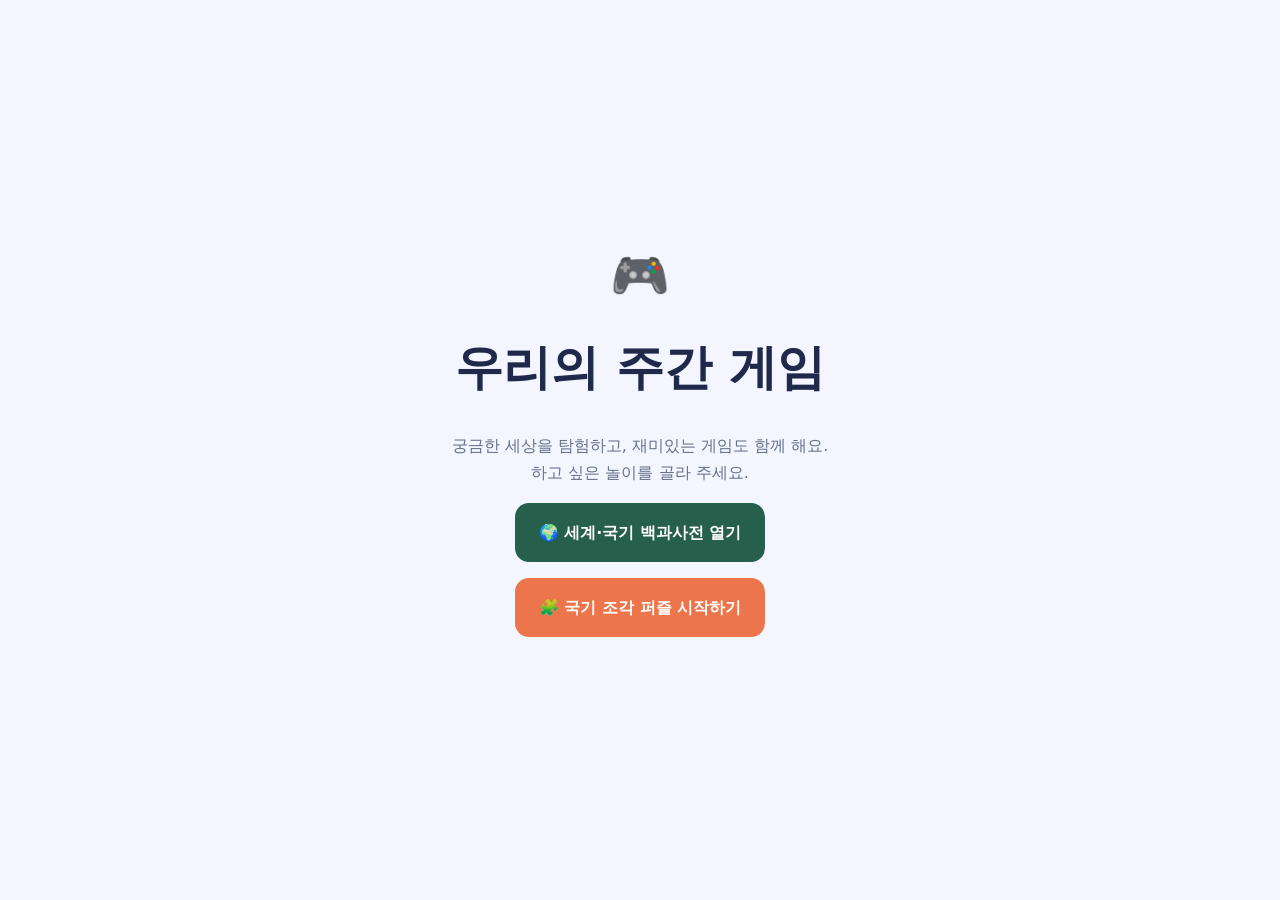
<file: index.html>
<!doctype html>
<html lang="ko"><head><meta charset="utf-8"><meta name="viewport" content="width=device-width,initial-scale=1"><title>우리의 주간 게임</title><style>body{margin:0;min-height:100vh;display:grid;place-items:center;background:#f3f5ff;color:#20294b;font-family:system-ui,sans-serif;text-align:center}main{padding:2rem}h1{font-size:clamp(2rem,6vw,3rem)}p{color:#65708b;line-height:1.7}</style></head><body><main><div style="font-size:3rem">🎮</div><h1>우리의 주간 게임</h1><p>궁금한 세상을 탐험하고, 재미있는 게임도 함께 해요.<br>하고 싶은 놀이를 골라 주세요.</p><p><a href="./world-atlas/" style="display:inline-block;padding:16px 24px;border-radius:14px;background:#275f4d;color:white;text-decoration:none;font-weight:700">🌍 세계·국기 백과사전 열기</a></p><p><a href="./flag-puzzle/" style="display:inline-block;padding:16px 24px;border-radius:14px;background:#ed754c;color:white;text-decoration:none;font-weight:700">🧩 국기 조각 퍼즐 시작하기</a></p></main></body></html>
</file>
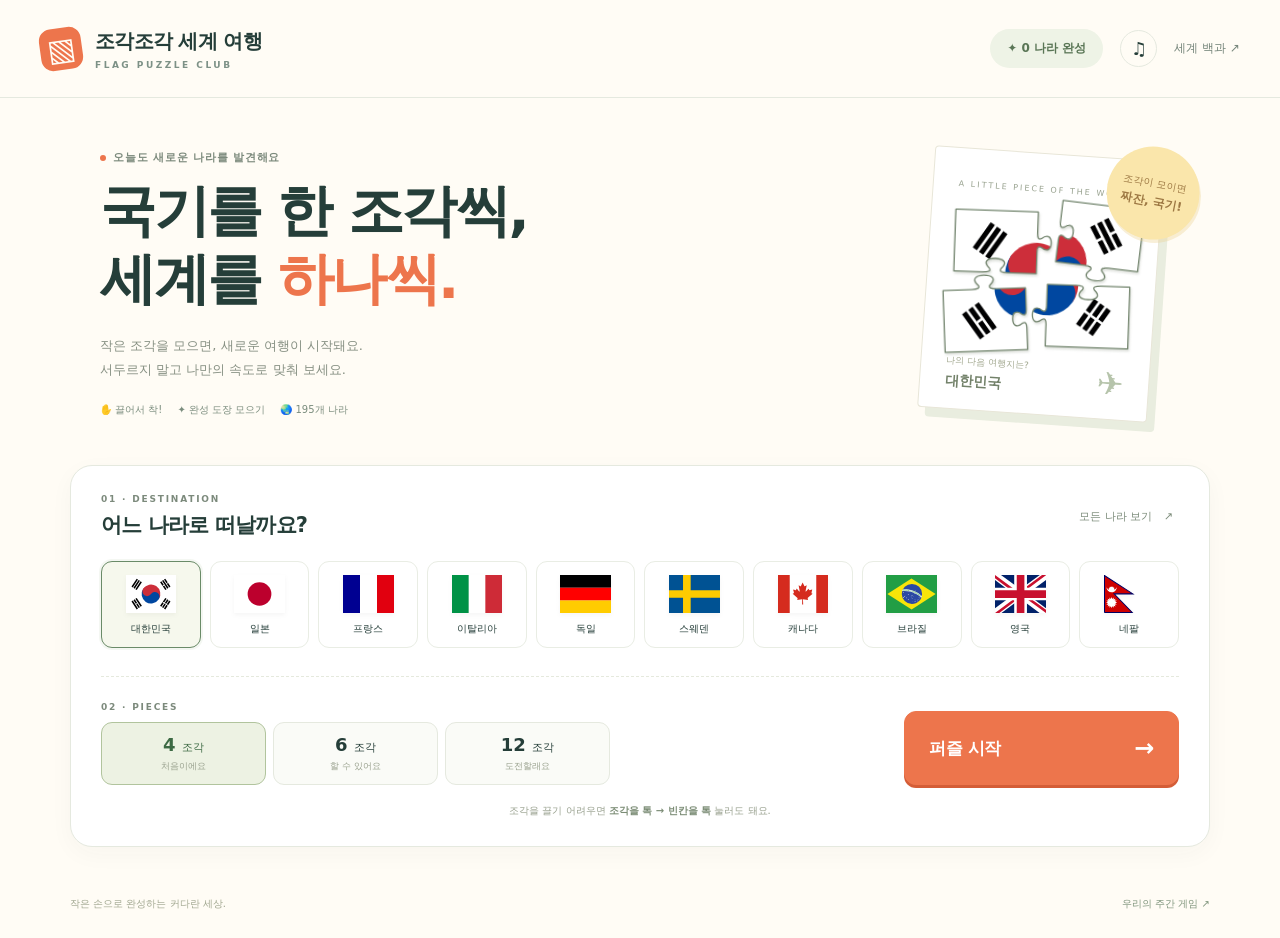
<file: flag-puzzle/index.html>
<!doctype html><html lang="ko"><head><meta charset="utf-8"><meta name="viewport" content="width=device-width,initial-scale=1"><meta name="theme-color" content="#fffcf5"><meta name="description" content="국기를 한 조각씩 맞추며 세계를 만나요. 195개 나라, 4·6·12조각 어린이 국기 퍼즐."><title>조각조각 세계 여행 · 국기 퍼즐</title><link rel="stylesheet" href="style.css?v=jigsaw-1"></head><body data-screen="setup">
<header><a class="brand" href="./"><span class="brand-icon">▧</span><span>조각조각 세계 여행<small>FLAG PUZZLE CLUB</small></span></a><div class="header-right"><button id="albumBtn" class="album">✦ <span id="totalSolved">0</span><span class="album-label"> 나라 완성</span></button><button id="sound" class="icon-button" aria-label="소리 끄기" aria-pressed="true">♫</button><a class="atlas-link" href="../world-atlas/">세계 백과 ↗</a></div></header>
<main id="setup"><section class="intro"><div class="intro-copy"><p class="eyebrow"><i></i> 오늘도 새로운 나라를 발견해요</p><h1>국기를 한 조각씩,<br>세계를 <em>하나씩.</em></h1><p class="sub">작은 조각을 모으면, 새로운 여행이 시작돼요.<br>서두르지 말고 나만의 속도로 맞춰 보세요.</p><div class="intro-tags"><span>✋ 끌어서 착!</span><span>✦ 완성 도장 모으기</span><span>🌏 195개 나라</span></div></div><div class="postcard" aria-hidden="true"><span class="postcard-label">A LITTLE PIECE OF THE WORLD</span><div class="postcard-flag" id="postcardFlag"></div><div class="postcard-bottom"><span>나의 다음 여행지는?</span><b id="postcardName">대한민국</b><span class="postmark">✈</span></div><span class="float-sticker">조각이 모이면<br><b>짜잔, 국기!</b></span></div></section>
<section class="trip-panel"><div class="trip-title"><div><p class="eyebrow">01 · DESTINATION</p><h2>어느 나라로 떠날까요?</h2></div><button class="text-button" id="allCountries">모든 나라 보기 <span>↗</span></button></div><div id="featured" class="featured"></div><div class="departure"><div class="difficulty"><p class="eyebrow">02 · PIECES</p><div class="segmented" id="difficulty"><button data-level="4" aria-pressed="true" class="active"><strong>4</strong> 조각 <small>처음이에요</small></button><button data-level="6" aria-pressed="false"><strong>6</strong> 조각 <small>할 수 있어요</small></button><button data-level="12" aria-pressed="false"><strong>12</strong> 조각 <small>도전할래요</small></button></div></div><button id="start" class="primary start">퍼즐 시작 <span>→</span></button></div><p class="setup-tip">조각을 끌기 어려우면 <b>조각을 톡 → 빈칸을 톡</b> 눌러도 돼요.</p></section></main>
<main id="game" hidden><div class="game-top"><button id="back" class="back">← 나라 고르기</button><span class="eyebrow">ONE PIECE AT A TIME</span><div class="game-progress"><span id="progressText">0 / 4</span><div class="progress-track"><i id="progressBar"></i></div></div></div><div class="game-heading"><div class="country-heading"><img id="gameFlag" alt=""><div><h1 id="gameName">대한민국</h1><p id="gameRegion">아시아 · 4조각</p></div></div><div class="guide-control"><label><input type="checkbox" id="guide" checked><span>밑그림 보기</span></label><button id="help" class="icon-button" aria-label="퍼즐 놀이 방법">?</button></div></div><section class="play-layout"><div class="board-panel"><div class="board-label"><span>여기에 국기를 완성해요</span><span aria-hidden="true">↙</span></div><div class="board-frame"><div id="board" class="board" role="group" aria-label="국기 퍼즐 판"></div></div><p class="board-message" id="boardMessage" aria-live="polite">조각을 끌어서 빈칸에 놓아 보세요.</p><div class="game-actions"><button id="hint">✧ 한 조각 도와줘</button><button id="restart">↻ 다시 맞추기</button></div></div><div class="tray-panel"><div class="tray-heading"><h2>작은 조각들</h2><span id="remaining">4조각 남았어요</span></div><div id="tray" class="tray" aria-label="퍼즐 조각"></div><div class="tray-note"><span>☝</span> 조각을 누르고, 빈칸을 눌러도 돼요.</div></div></section></main>
<footer><span>작은 손으로 완성하는 커다란 세상.</span><a href="../">우리의 주간 게임 ↗</a></footer>
<dialog id="picker"><div class="dialog-header"><div><p class="eyebrow">CHOOSE YOUR NEXT STOP</p><h2>어디로 떠나 볼까요?</h2></div><button data-close="picker" class="icon-button" aria-label="나라 선택 닫기">×</button></div><input id="countrySearch" type="search" placeholder="나라 이름으로 찾아보기" aria-label="나라 검색"><div id="pickerRegions" class="picker-regions"></div><div id="countryGrid" class="country-grid"></div><p id="pickerEmpty" hidden>이름을 다시 확인해 주세요.</p></dialog>
<dialog id="win"><button data-close="win" class="close-win icon-button" aria-label="완성 화면 닫기">×</button><div class="confetti" aria-hidden="true">✦ · ✧ · ✦</div><p class="eyebrow">A NEW STAMP IN YOUR PASSPORT</p><div class="win-flag"><img id="winFlag" alt=""></div><h2>멋지게 완성했어요!</h2><p id="winCountry"></p><div class="achievement">✓ 오늘도 세상이 조금 더 가까워졌어요.</div><div class="win-actions"><button id="nextCountry" class="primary">다음 나라로 출발 →</button><button id="playAgain">한 번 더 맞추기</button></div><a id="atlasCountry" href="../world-atlas/">이 나라가 더 궁금해요 ↗</a><button id="speakName" class="listen-name">♫ 나라 이름 듣기</button></dialog>
<dialog id="album"><div class="dialog-header"><div><p class="eyebrow">MY FLAG COLLECTION</p><h2>차곡차곡, 나의 국기 여행</h2></div><button data-close="album" class="icon-button" aria-label="모은 국기 닫기">×</button></div><p class="album-desc">완성한 국기에 여행 도장이 찍혀요. 기록은 이 브라우저에 저장돼요.</p><div id="albumGrid" class="country-grid"></div><div id="albumEmpty" class="album-empty">아직 첫 여행을 기다리고 있어요.<br>국기 퍼즐을 완성하고 도장을 모아 보세요.</div></dialog>
<dialog id="confirm"><div class="dialog-header"><h2 id="confirmTitle">다시 맞춰 볼까요?</h2></div><p id="confirmText">맞춘 조각을 내려놓고 처음부터 시작해요.</p><div class="confirm-actions"><button data-close="confirm">계속 맞출래요</button><button id="confirmYes" class="primary">다시 시작</button></div></dialog>
<div id="toast" role="status"></div><script src="../world-atlas/data.js"></script><script src="../world-atlas/flags.js"></script><script src="engine.js?v=jigsaw-1"></script><script src="app.js?v=jigsaw-1"></script></body></html>
</file>
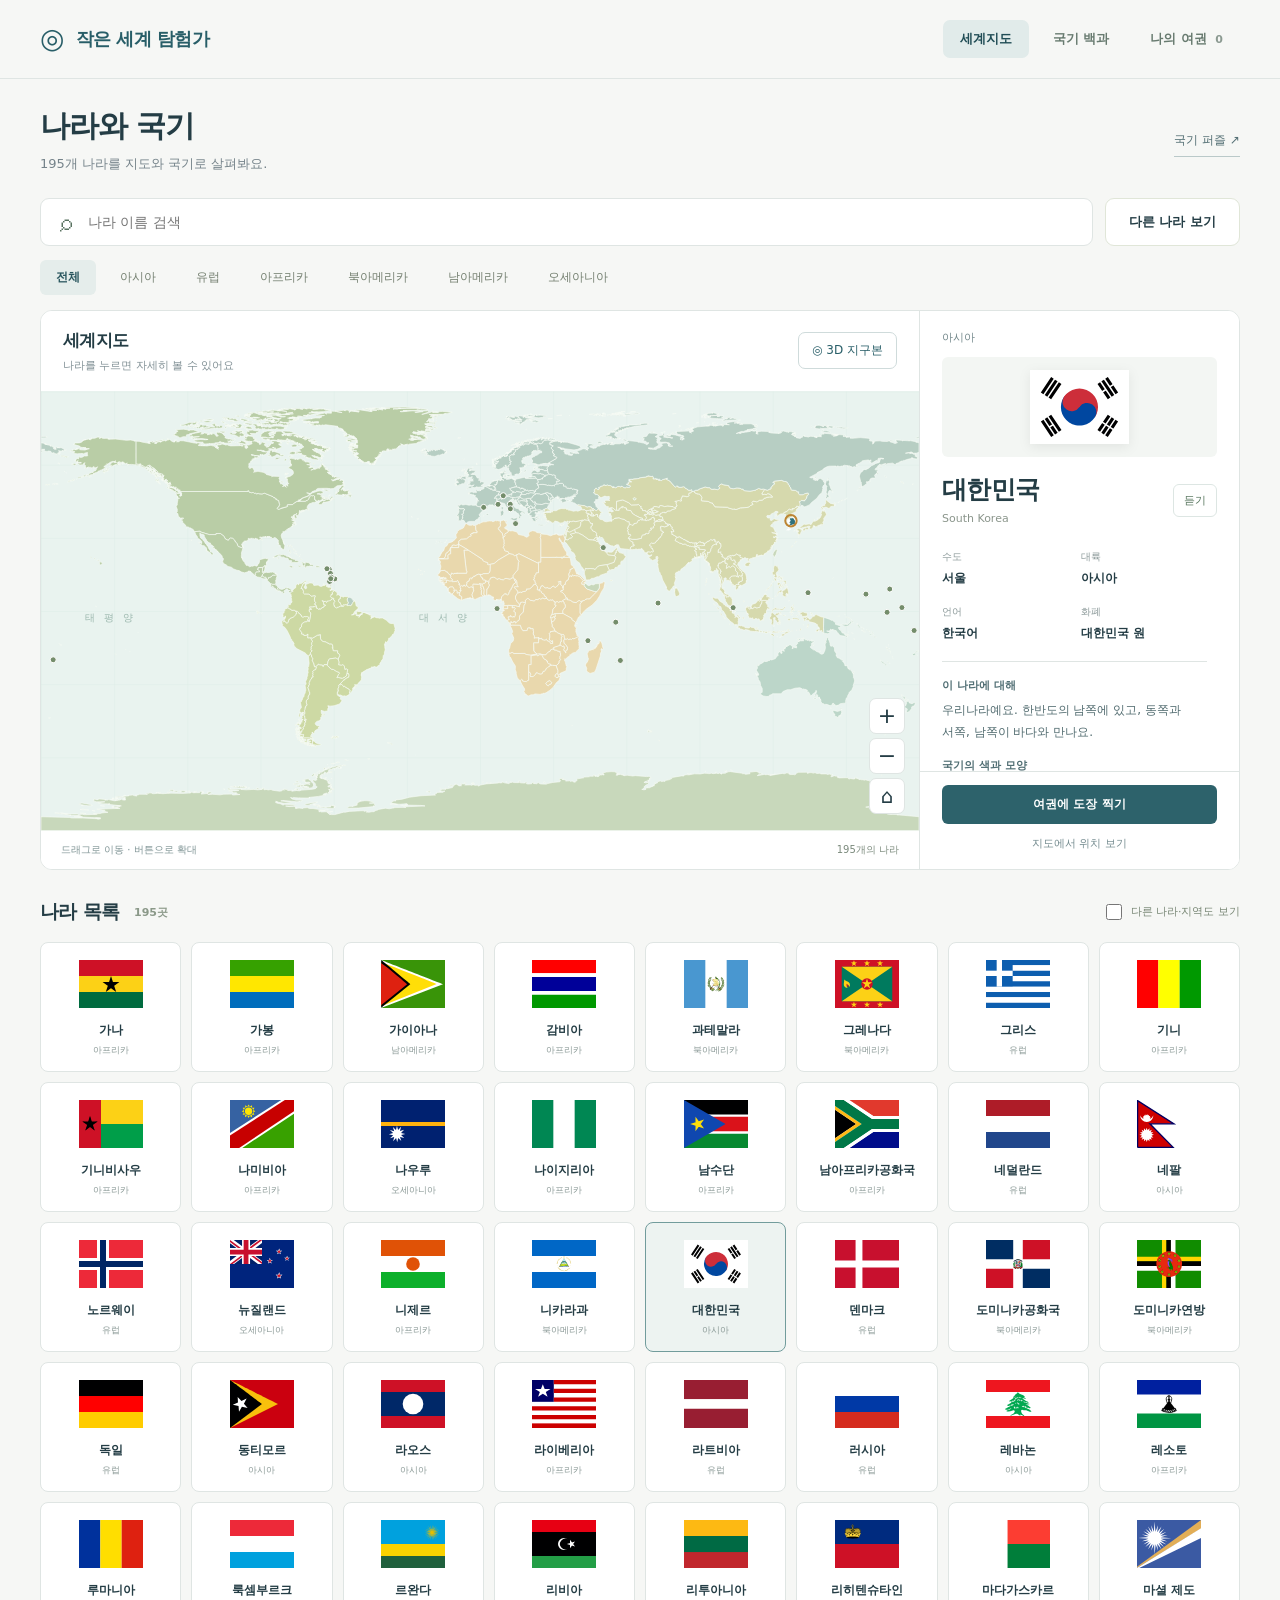
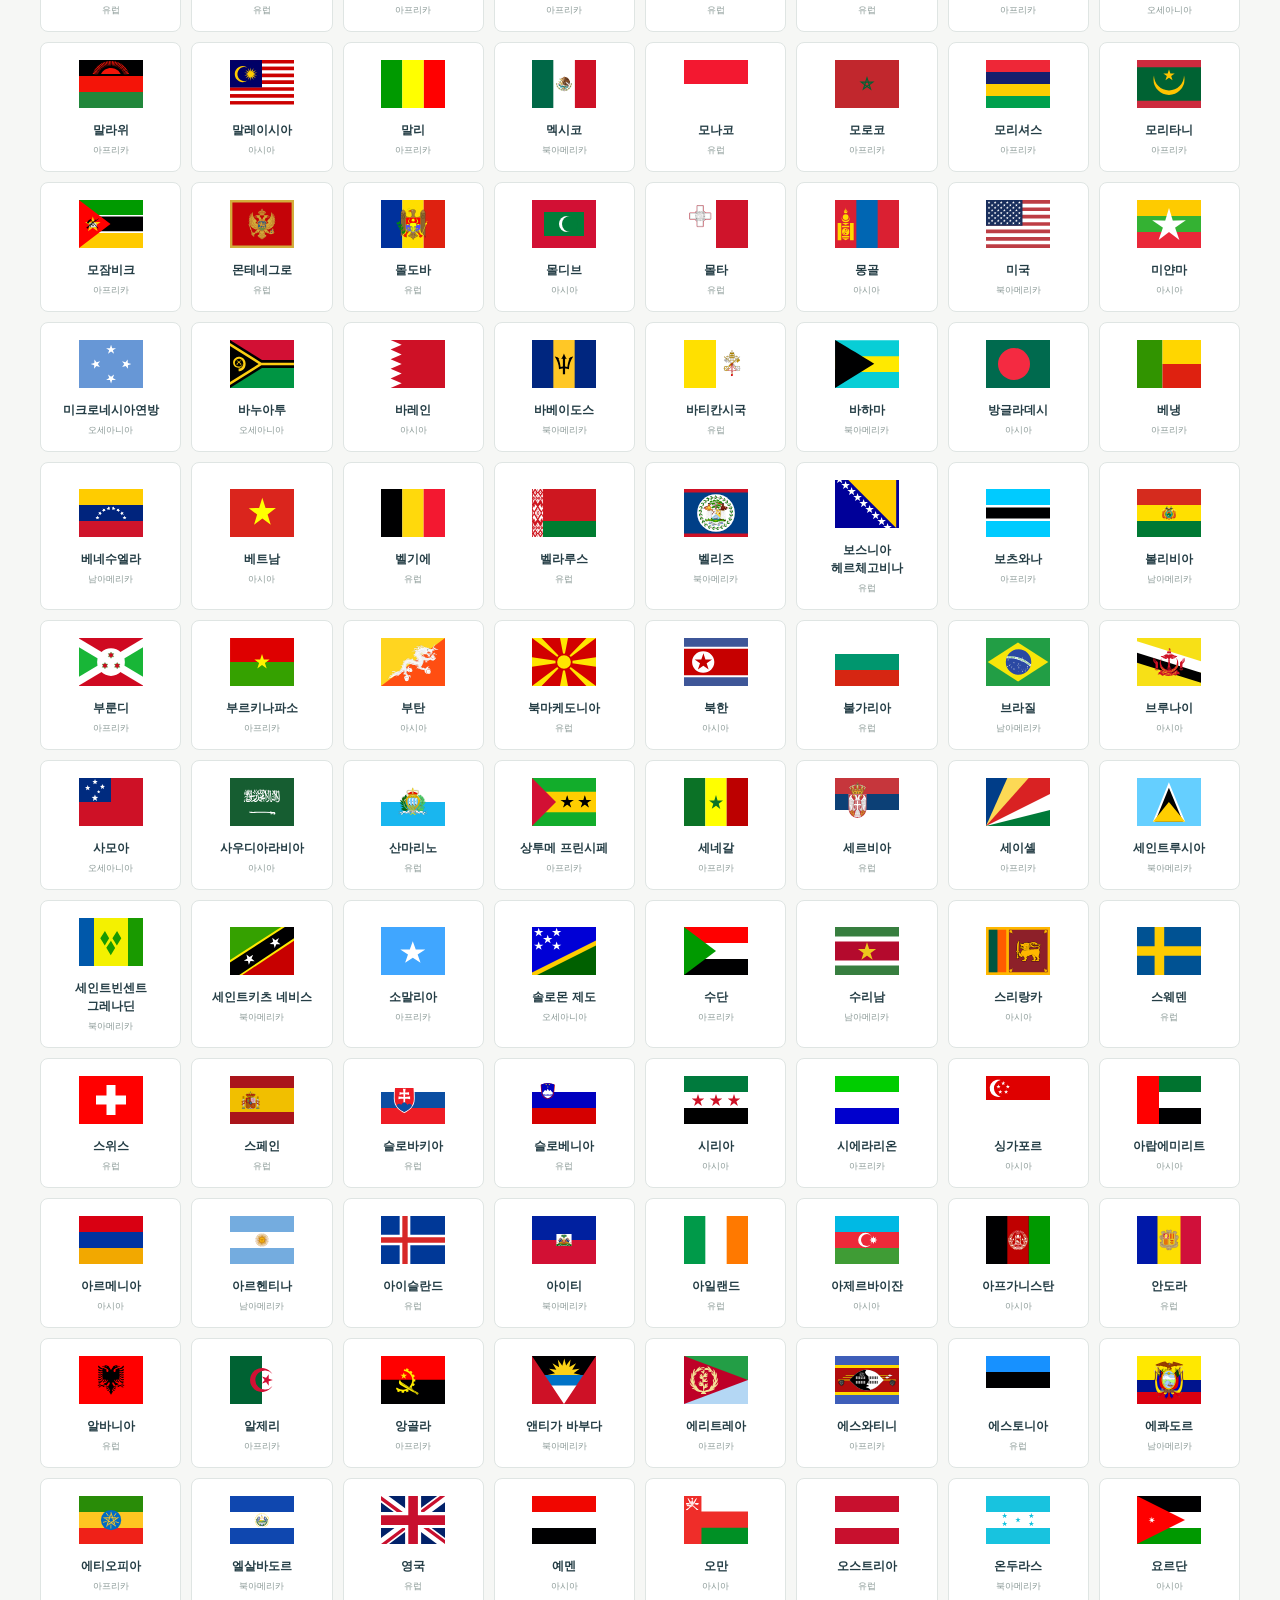
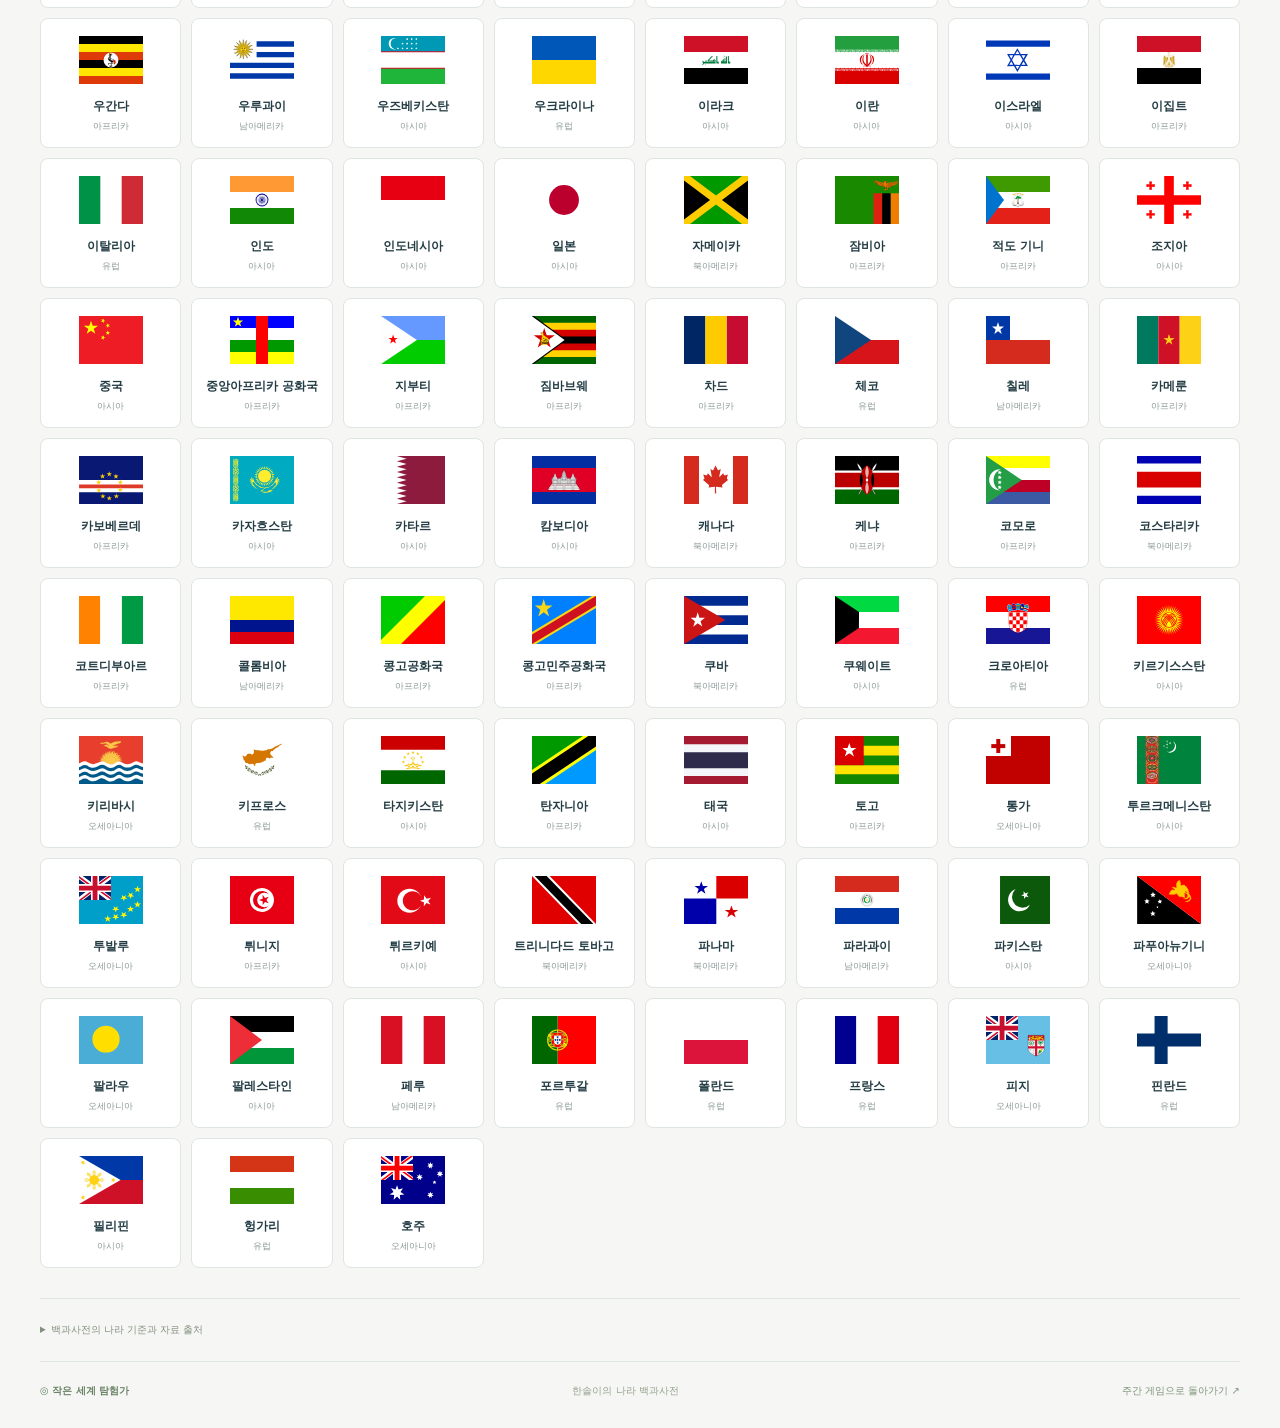
<file: world-atlas/index.html>
<!doctype html>
<html lang="ko"><head><meta charset="utf-8"><meta name="viewport" content="width=device-width,initial-scale=1"><meta name="theme-color" content="#24594b"><meta name="description" content="세계지도와 국기로 만나는 195개 나라. 보고, 듣고, 탐험 도장을 모으는 어린이 세계 백과사전."><title>작은 세계 탐험가 · 세계와 국기 백과</title><link rel="stylesheet" href="style.css?v=atlas-3d-2"></head>
<body><header class="header"><a class="brand" href="./"><span class="globe">◎</span><span>작은 세계 탐험가</span></a><nav aria-label="탐험 메뉴"><button class="nav active" data-view="map">세계지도</button><button class="nav" data-view="flags">국기 백과</button><button class="nav" data-view="passport">나의 여권 <span id="navCount">0</span></button></nav></header>
<main><section class="hero"><div><h1>나라와 국기</h1><p class="intro">195개 나라를 지도와 국기로 살펴봐요.</p></div><a class="puzzle-link" href="../flag-puzzle/">국기 퍼즐 ↗</a></section>
<section class="tools" aria-label="나라 찾기"><label class="search"><span aria-hidden="true">⌕</span><input id="search" type="search" placeholder="나라 이름 검색" autocomplete="off" aria-label="나라 이름 검색"></label><button id="random" class="random">다른 나라 보기</button></section>
<div class="region-bar" id="regions" aria-label="대륙 선택"></div>
<section class="explore" id="explore"><div class="map-card"><div class="section-top"><div><h2 id="mapTitle">세계지도</h2><span class="map-hint" id="mapHint">나라를 누르면 자세히 볼 수 있어요</span></div><button id="globeToggle" class="globe-toggle" aria-pressed="false">◎ 3D 지구본</button></div><div id="mapViewport" class="map-viewport"><svg id="map" viewBox="0 0 1080 540" role="group" aria-label="나라를 선택할 수 있는 세계지도"><defs><pattern id="grid" width="90" height="90" patternUnits="userSpaceOnUse"><path d="M 90 0 L 0 0 0 90" fill="none" stroke="#d5e7e1" stroke-width=".6"/></pattern></defs><rect x="-2000" y="-2000" width="5000" height="5000" fill="#e9f3ef"/><rect width="1080" height="540" fill="url(#grid)"/><g id="land"></g><g id="smallCountries"></g><g id="marker" pointer-events="none"></g></svg><canvas id="globeCanvas" aria-label="드래그로 회전하고 나라를 선택하는 3D 지구본" tabindex="0" hidden></canvas><div id="globeFallback" hidden>이 브라우저에서는 3D 보기를 사용할 수 없어요. 평면 지도로 볼 수 있어요.</div><div class="ocean ocean-a">태 평 양</div><div class="ocean ocean-b">대 서 양</div><div class="map-controls"><button id="zoomIn" aria-label="지도 확대">+</button><button id="zoomOut" aria-label="지도 축소">−</button><button id="resetMap" aria-label="세계지도 전체 보기">⌂</button></div><div class="map-legend"><i></i> 탐험한 나라 <span>드래그해서 이동 · + − 확대</span></div></div><div class="map-bottom"><span><span id="mapInstruction">드래그로 이동 · 버튼으로 확대</span></span><span id="coreCount">195개의 나라</span></div></div>
<aside id="detail" class="detail" aria-label="선택한 나라 정보" aria-live="polite"></aside></section>
<section id="collection" class="collection"><div class="collection-head"><div><p class="eyebrow" id="listEyebrow" hidden></p><h2 id="listTitle">나라 목록 <span id="resultCount"></span></h2></div><label class="extra"><input type="checkbox" id="includeExtra"> 다른 나라·지역도 보기</label></div><p id="passportIntro" hidden>도장을 찍은 나라가 여기 모여요. 나만의 세계 여행 기록을 만들어 보세요.</p><div id="cards" class="cards"></div><div id="empty" class="empty" hidden><b>아직 이곳은 조용하네요.</b><p id="emptyText">다른 나라 이름으로 다시 찾아보세요.</p><button id="clearFilters">전체 나라 보기</button></div></section>
<details class="about"><summary>백과사전의 나라 기준과 자료 출처</summary><p>기본 목록은 UN 회원국 193개와 옵서버 국가 2개(교황청/바티칸시국, 팔레스타인), 총 195개입니다. ‘다른 나라·지역도 보기’를 켜면 대만·코소보와 자치령 등을 포함한 250개 항목을 살펴볼 수 있습니다. 표시 여부가 국가 승인이나 영토에 대한 입장을 의미하지 않습니다.</p><p>세계지도는 지구의 모습을 평면에 펼친 간단한 경위도 지도입니다. 고위도 지역의 크기는 실제보다 커 보이며, 작은 나라는 동그라미로 표시했습니다. 국경과 분쟁 지역은 단순화된 참고 자료입니다. 남극은 나라가 아닙니다.</p><p>수도는 나라별로 행정·입법·사법 기능이 나뉘거나 지위가 다를 수 있습니다. 예루살렘의 지위는 국제적 분쟁 대상이며, 팔레스타인은 동예루살렘을 수도로 주장하고 라말라에 행정 중심을 두고 있습니다. 인도네시아는 자카르타에서 누산타라로 수도 이전을 추진하고 있습니다. 국기는 출처의 도안을 따르며 정치적 변화에 따라 쓰이는 깃발이 다를 수 있습니다.</p><p>나라·수도·언어·통화: <a href="https://github.com/mledoze/countries">mledoze/countries</a> (ODbL). 국기: <a href="https://github.com/lipis/flag-icons">flag-icons</a> (MIT). 지도: <a href="https://github.com/datasets/geo-countries">geo-countries / Natural Earth</a> (공개 자료). 기준 확인: <a href="https://www.un.org/about-us/member-states">UN 회원국</a> · <a href="https://www.un.org/en/about-us/non-member-states">UN 옵서버 국가</a>. 구성일: 2026.11.01.</p><p>여권 도장은 이 브라우저에만 저장됩니다. 읽어주기는 기기에 설치된 한국어 음성을 사용하므로 기기마다 목소리가 다르고, 지원되지 않을 수 있습니다.</p></details>
<footer><span class="brand-footer">◎ 작은 세계 탐험가</span><span>한솔이의 나라 백과사전</span><a href="../">주간 게임으로 돌아가기 ↗</a></footer></main><div id="toast" role="status"></div><script src="data.js"></script><script src="flags.js"></script><script src="map.js"></script><script src="app.js?v=atlas-3d-2"></script><script src="globe.js?v=atlas-3d-2"></script></body></html>
</file>
<file: flag-puzzle/style.css>
:root{--cream:#fffcf5;--ink:#253e39;--muted:#859088;--orange:#ed754c;--green:#326956;--line:#e5e9df;--shadow:0 7px 24px #2d423809}*{box-sizing:border-box}body{margin:0;background:var(--cream);color:var(--ink);font-family:'Apple SD Gothic Neo','Malgun Gothic',system-ui,sans-serif}button,input{font:inherit}button{cursor:pointer;color:inherit;border:1px solid var(--line);background:#fff}button,a,input{-webkit-tap-highlight-color:transparent}button:focus-visible,a:focus-visible,input:focus-visible{outline:3px solid #dc9b37;outline-offset:4px}button:hover{filter:brightness(.98)}button:disabled{cursor:default;opacity:.5}a{color:inherit}header{max-width:1280px;margin:auto;height:98px;padding:0 40px;display:flex;align-items:center;justify-content:space-between;border-bottom:1px solid var(--line)}.brand{display:flex;align-items:center;gap:13px;text-decoration:none;font-size:20px;font-weight:850;letter-spacing:-.7px}.brand-icon{background:var(--orange);color:var(--cream);width:42px;height:42px;border-radius:12px;display:grid;place-items:center;font-size:30px;transform:rotate(-8deg)}.brand small{display:block;font-size:9px;font-weight:700;letter-spacing:2.5px;color:#7d9186;margin-top:5px}.header-right{display:flex;align-items:center;gap:17px}.album{background:#eef3e6;border:0;border-radius:30px;padding:11px 17px;font-size:12px;font-weight:700;color:#5a7656}.icon-button{border:1px solid var(--line);background:transparent;border-radius:50%;width:37px;height:37px;font-size:18px;display:grid;place-items:center;flex-shrink:0}.atlas-link{font-size:12px;text-decoration:none;color:#75857a}main{max-width:1200px;padding:0 30px;margin:auto}.intro{display:grid;grid-template-columns:1.25fr 1fr;align-items:center;gap:50px;padding:52px 30px 48px}.eyebrow{font-size:9px;font-weight:750;letter-spacing:1.8px;color:#7c8a7c;margin:0 0 12px}.intro .eyebrow{font-size:11px;letter-spacing:.8px;display:flex;align-items:center;gap:7px}.eyebrow i{height:6px;width:6px;background:var(--orange);border-radius:50%}h1{font-size:clamp(36px,4.4vw,56px);letter-spacing:-2.5px;line-height:1.22;margin:0;font-weight:800}h1 em{color:var(--orange);font-style:normal}.sub{font-size:13px;color:#879083;line-height:1.9;margin:20px 0}.intro-tags{display:flex;gap:15px;font-size:10px;color:#7a8c7d}.postcard{position:relative;background:white;border:1px solid #e8e6d8;padding:23px 25px 18px;box-shadow:8px 9px 0 #e9eddf;transform:rotate(4deg);border-radius:4px;max-width:350px;margin:0 24px 0 auto}.postcard-label{font-size:8px;letter-spacing:2px;color:#98a28f}.postcard-flag{aspect-ratio:4/3;display:grid;grid-template-columns:1fr 1fr;gap:7px;margin:16px 0 14px;transform:rotate(-2deg)}.postcard-piece{background-size:200% 200%;border:1px solid #eceee5;border-radius:5px;box-shadow:2px 3px 0 #eceee4}.postcard-piece:nth-child(2){transform:translate(7px,-6px) rotate(5deg)}.postcard-piece:nth-child(3){transform:translate(-5px,4px) rotate(-4deg)}.postcard-bottom{position:relative;font-size:9px;color:#a1a78e}.postcard-bottom b{display:block;color:#73826a;font-size:14px;margin-top:5px}.postmark{position:absolute;right:0;bottom:-2px;font-size:32px;color:#b6c4ab}.float-sticker{position:absolute;right:-38px;top:-15px;background:#fae6ab;color:#9d7843;width:93px;height:93px;border-radius:50%;display:flex;justify-content:center;flex-direction:column;text-align:center;font-size:10px;line-height:1.7;transform:rotate(7deg);box-shadow:2px 3px 0 #e9ce8b55}.float-sticker b{font-size:12px}.trip-panel{background:white;border:1px solid var(--line);border-radius:22px;padding:28px 30px;box-shadow:var(--shadow)}.trip-title{display:flex;align-items:center;justify-content:space-between;margin-bottom:22px}h2{margin:0;font-size:21px;letter-spacing:-.8px}.trip-title .eyebrow{margin-bottom:7px}.text-button{border:0;background:transparent;font-size:11px;color:#7b8b79}.text-button span{margin-left:8px}.featured{display:grid;grid-template-columns:repeat(10,minmax(0,1fr));gap:9px}.flag-choice{position:relative;border-radius:11px;padding:13px 6px 11px;border-color:#e9ede4;min-width:0;transition:all .15s}.flag-choice img{height:38px;width:100%;object-fit:contain;display:block;filter:drop-shadow(0 2px 2px #0000000a);margin-bottom:9px}.flag-choice span{display:block;font-size:10px;line-height:1.4;word-break:keep-all}.flag-choice.active{background:#f6f8ed;border:1.5px solid #6a8b68;box-shadow:0 0 0 2px #cedac438}.flag-choice .badge{position:absolute;top:-5px;right:-4px;background:var(--green);color:white;border-radius:50%;font-size:8px;line-height:17px;width:17px;height:17px}.departure{display:flex;gap:30px;align-items:flex-end;justify-content:space-between;margin-top:28px;border-top:1px dashed #e5e9dd;padding-top:25px}.difficulty{flex:1}.difficulty .eyebrow{margin-bottom:10px}.segmented{display:flex;gap:7px}.segmented button{padding:11px 15px;border-radius:11px;white-space:nowrap;flex:1;max-width:165px;font-size:11px;background:#fafbf7}.segmented button strong{font-size:18px;margin-right:3px}.segmented button small{display:block;font-size:9px;color:#99a18e;margin-top:5px}.segmented button.active{background:#edf2e3;border-color:#b1c49d;color:#3d6a44}.primary{background:var(--orange);border-color:var(--orange);color:#fff;font-weight:750;border-radius:12px;padding:15px 24px;box-shadow:0 3px 0 #d45d37}.start{width:275px;display:flex;align-items:center;justify-content:space-between;padding:22px 24px;font-size:17px;letter-spacing:-.4px}.start span{font-size:24px}.setup-tip{text-align:center;font-size:10px;color:#98a08e;margin:19px 0 0}.setup-tip b{font-weight:650;color:#7c8d76}footer{max-width:1140px;margin:30px auto 0;padding:20px 0 27px;display:flex;justify-content:space-between;font-size:10px;color:#a0a68f}footer a{text-decoration:none;color:#7e947b}#game{padding-top:25px}.game-top{display:flex;justify-content:space-between;align-items:center}.back{border:0;background:transparent;padding:8px 0;font-size:12px;color:#889581}.game-top>.eyebrow{margin:0}.game-progress{display:flex;align-items:center;gap:10px}.game-progress>span{font-size:12px;font-weight:750;color:#5b7e57;min-width:38px;text-align:right}.progress-track{width:115px;height:5px;border-radius:10px;background:#e9eddf;overflow:hidden}.progress-track i{display:block;height:100%;width:0;background:#83a675;transition:width .3s}.game-heading{display:flex;justify-content:space-between;align-items:center;margin:23px 0}.country-heading{display:flex;align-items:center;gap:17px}.country-heading>img{width:65px;height:49px;object-fit:contain;border-radius:3px;filter:drop-shadow(0 3px 3px #2f42331a)}.game-heading h1{font-size:32px;letter-spacing:-1px}.country-heading p{font-size:11px;color:#8d9885;margin:6px 0 0}.guide-control{display:flex;gap:15px;align-items:center}.guide-control label{font-size:12px;color:#7b8e75;display:flex;align-items:center;gap:6px;cursor:pointer}.guide-control input{accent-color:var(--green);width:17px;height:17px}.guide-control .icon-button{width:30px;height:30px;font-size:14px}.play-layout{display:grid;grid-template-columns:minmax(0,1.25fr) minmax(270px,1fr);gap:30px;align-items:start}.board-panel{min-width:0;background:#f0f3e7;border:1px solid #e0e7d5;border-radius:21px;padding:23px 24px 19px}.board-label{display:flex;justify-content:space-between;color:#8b9d7a;font-size:11px;letter-spacing:.3px;margin-bottom:17px}.board-label>span:last-child{font-size:18px}.board-frame{padding:10px;background:#fffef8;box-shadow:0 3px 8px #4b5a3410;border-radius:11px;border:1px solid #dbe3d2}.board{width:100%;aspect-ratio:4/3;display:grid;gap:0;position:relative;isolation:isolate;border-radius:3px;overflow:hidden;background:#e7ebdb}.slot{background-color:transparent;background-size:var(--cols-percent) var(--rows-percent);border:0;border-radius:0;box-shadow:inset 0 0 0 1px #f9fcf160;position:relative;min-width:0;min-height:0;padding:0;transition:background-color .2s}.slot::after{content:attr(data-number);position:absolute;top:50%;left:50%;transform:translate(-50%,-50%);color:#71856559;font-size:clamp(11px,2vw,20px);font-weight:600}.slot.guide:before{content:'';position:absolute;inset:0;background:var(--flag-image);background-size:var(--cols-percent) var(--rows-percent);background-position:inherit;opacity:.18;pointer-events:none}.slot.filled{background-image:var(--flag-image);box-shadow:inset 0 0 0 1px #ffffff30;cursor:default}.slot.filled::after,.slot.filled:before{display:none}.slot.drop-hover{outline:3px solid #e7af52;outline-offset:-3px;z-index:2}.slot.filled.flash{animation:pop .25s}.slot.wrong{animation:shake .28s;background-color:#f1d5b9}.board-message{text-align:center;font-size:11px;color:#7e9472;margin:16px 0 12px;min-height:18px;line-height:1.6}.game-actions{display:flex;justify-content:center;gap:17px}.game-actions button{background:transparent;border:0;font-size:11px;color:#6f8b61;padding:8px}.tray-panel{min-width:0;padding:19px 20px 17px;border:1px dashed #e3e4d8;border-radius:20px;background:#f8f7ef}.tray-heading{display:flex;align-items:center;justify-content:space-between;margin-bottom:17px}.tray-heading h2{font-size:16px}.tray-heading span{color:#9b9e89;font-size:10px}.tray{display:grid;grid-template-columns:repeat(var(--tray-cols,3),minmax(0,1fr));gap:12px;align-content:start;min-height:230px}.piece{width:100%;aspect-ratio:var(--piece-ratio);background-image:var(--flag-image);background-size:var(--cols-percent) var(--rows-percent);background-color:white;border:1px solid #e0e0d0;border-radius:5px;box-shadow:2px 3px 0 #dddfcf88;padding:0;touch-action:none;user-select:none;-webkit-user-select:none;position:relative;cursor:grab;min-width:0;transition:box-shadow .12s,transform .12s;overflow:hidden}.piece.selected{outline:3px solid #e59849;outline-offset:3px;transform:translateY(-3px);box-shadow:0 6px 12px #9c763429}.piece.used{visibility:hidden;pointer-events:none}.piece.is-dragging{opacity:.22}.piece::after{content:attr(data-number);font-size:8px;color:#69765f;background:#fffcf4d9;border-radius:3px;position:absolute;bottom:3px;right:3px;min-width:14px;line-height:14px}.tray-note{font-size:10px;color:#a1a48d;text-align:center;line-height:1.8;margin-top:22px}.tray-note>span{font-size:19px;display:block;margin-bottom:2px}.ghost{position:fixed;z-index:1000;pointer-events:none;opacity:.96;box-shadow:0 12px 24px #1e3a3450;cursor:grabbing;transition:none;transform:scale(1.04);border:2px solid #f4cf78}.tray-done{grid-column:1/-1;align-self:center;text-align:center;color:#91a87e;font-size:14px;line-height:1.8}.tray-done b{display:block;font-size:35px;color:#7b9e65;margin-bottom:12px}dialog{color:var(--ink);background:var(--cream);border:1px solid #edeadd;border-radius:23px;box-shadow:0 20px 100px #1c3c3630;padding:30px;max-width:min(92vw,730px);max-height:85dvh;width:730px}dialog::backdrop{background:#24423866;backdrop-filter:blur(5px)}.dialog-header{display:flex;align-items:center;justify-content:space-between;gap:20px;margin-bottom:20px}.dialog-header h2{font-size:23px}.dialog-header .eyebrow{font-size:8px;margin-bottom:8px}#countrySearch{width:100%;background:white;border:1px solid var(--line);border-radius:10px;padding:13px;font-size:13px;color:var(--ink)}.picker-regions{display:flex;gap:5px;overflow:auto;margin:16px 0;scrollbar-width:none}.picker-regions button{font-size:11px;padding:7px 12px;white-space:nowrap;border:0;border-radius:20px;background:transparent;color:#8b967d}.picker-regions button.active{background:#e9efde;color:#55774d}.country-grid{display:grid;grid-template-columns:repeat(5,minmax(0,1fr));gap:10px}.country-grid .flag-choice{background:white}.country-grid .flag-choice img{height:43px}.country-grid .flag-choice small{font-size:8px;color:#a1a88e;display:block;margin-top:4px}#win{max-width:min(92vw,465px);text-align:center;padding:35px 35px 28px;overflow:visible}.close-win{position:absolute;right:13px;top:13px;background:white;font-size:20px;width:29px;height:29px}.confetti{font-size:29px;letter-spacing:19px;color:#d8ad55;margin:0 0 20px}.win-flag{width:160px;height:120px;margin:24px auto 27px;transform:rotate(-4deg);background:#fff;padding:9px;box-shadow:7px 7px 0 #e5ead8;border:1px solid #e0e6d9;border-radius:6px}.win-flag img{height:100%;width:100%;object-fit:contain}#win h2{font-size:29px;letter-spacing:-1.2px}#winCountry{font-size:14px;color:#6d8866;margin:10px 0 20px}.achievement{font-size:10px;color:#8b9b7d;padding:12px 0;border-top:1px dashed #dce3d1;border-bottom:1px dashed #dce3d1}.win-actions{display:grid;gap:10px;margin-top:22px}.win-actions>button{padding:14px 10px;border-radius:11px;font-size:13px}.win-actions>button:not(.primary){background:transparent;font-size:12px;color:#849478}#atlasCountry{display:block;font-size:11px;color:#859a7b;text-decoration:none;margin-top:20px}.listen-name{font-size:10px;border:0;background:transparent;color:#97a58c;margin-top:13px}.album-desc{font-size:12px;line-height:1.8;color:#8b9a80;margin-bottom:25px}.album-empty{text-align:center;font-size:13px;color:#8fa080;line-height:2;padding:50px 0}#confirm{width:400px;padding:28px}#confirm h2{font-size:21px}#confirm p{font-size:13px;line-height:1.8;color:#8c9a80}.confirm-actions{display:flex;gap:10px;margin-top:24px}.confirm-actions button{flex:1;padding:12px 7px;border-radius:10px;font-size:12px}#toast{position:fixed;bottom:25px;left:50%;transform:translate(-50%,20px);opacity:0;pointer-events:none;z-index:1100;background:#315a48;color:white;border-radius:25px;padding:13px 23px;max-width:90vw;white-space:normal;text-align:center;font-size:12px;transition:all .2s}#toast.show{opacity:1;transform:translate(-50%,0)}[hidden]{display:none!important}@keyframes pop{50%{filter:brightness(1.15)}}@keyframes shake{25%{transform:translateX(-3px)}75%{transform:translateX(3px)}}
@media(max-width:1000px){.featured{grid-template-columns:repeat(5,minmax(0,1fr))}.intro{gap:30px;padding:40px 15px}.postcard{max-width:300px;margin-right:22px}.intro h1{font-size:44px}.start{width:225px}.play-layout{gap:20px}.board-panel{padding:20px 18px 15px}.tray-panel{padding:18px 15px}.tray{gap:9px}.game-top>.eyebrow{display:none}}
@media(max-width:680px){header{padding:0 20px;height:80px}.brand{font-size:15px;gap:10px}.brand-icon{width:34px;height:34px;font-size:25px;border-radius:10px}.brand small{font-size:7px;letter-spacing:1.5px;margin-top:4px}.header-right{gap:9px}.album{font-size:11px;padding:9px 11px}.album-label{display:none}.atlas-link{display:none}.icon-button{width:32px;height:32px;font-size:16px}main{padding:0 20px}.intro{padding:30px 2px 31px;gap:25px;grid-template-columns:1fr}.intro-copy{position:relative;z-index:1}.intro h1{font-size:39px;letter-spacing:-1.9px}.intro .eyebrow{font-size:9px}.sub{font-size:11px;line-height:1.85;margin:15px 0}.intro-tags{font-size:9px;gap:12px}.postcard{display:none}.trip-panel{border-radius:17px;padding:22px 16px 18px}.trip-title h2{font-size:18px}.trip-title .eyebrow{font-size:8px}.text-button{font-size:10px;padding:5px 0}.text-button span{margin-left:2px}.featured{gap:7px;grid-template-columns:repeat(5,minmax(0,1fr))}.flag-choice{padding:10px 3px 9px;border-radius:9px}.flag-choice img{height:29px;margin-bottom:7px}.flag-choice span{font-size:8px}.departure{flex-direction:column;align-items:stretch;gap:20px;padding-top:20px;margin-top:20px}.segmented{gap:6px}.segmented button{padding:10px 6px;max-width:none;font-size:10px}.segmented button strong{font-size:17px}.segmented button small{font-size:8px}.start{width:100%;font-size:15px;padding:17px 20px}.setup-tip{font-size:8px;line-height:1.8;margin-top:16px}footer{padding:20px;margin:10px auto 0;font-size:8px}#game{padding:15px 16px 0}.game-top{gap:10px}.back{font-size:10px}.game-progress>span{font-size:11px}.progress-track{width:75px}.game-heading{margin:18px 0}.country-heading{gap:11px}.country-heading>img{width:46px;height:35px}.game-heading h1{font-size:24px}.country-heading p{font-size:9px;margin-top:4px}.guide-control{gap:8px}.guide-control label{font-size:10px;gap:3px}.guide-control input{height:15px;width:15px}.guide-control .icon-button{width:25px;height:25px;font-size:12px}.play-layout{grid-template-columns:1fr;gap:15px}.board-panel{padding:16px 16px 12px;border-radius:17px}.board-label{font-size:10px;margin-bottom:11px}.board-frame{padding:7px;border-radius:8px}.board-message{font-size:10px;margin:12px 0 7px;min-height:16px}.game-actions{gap:20px}.game-actions button{font-size:10px;padding:7px 2px}.tray-panel{padding:16px;border-radius:16px}.tray{grid-template-columns:repeat(var(--mobile-cols,4),minmax(0,1fr));min-height:0;gap:10px}.tray-heading{margin-bottom:14px}.tray-heading h2{font-size:14px}.tray-heading span{font-size:9px}.tray-note{font-size:9px;display:flex;align-items:center;justify-content:center;gap:7px;margin:15px 0 0}.tray-note>span{display:inline;font-size:15px;margin:0}.piece::after{font-size:7px;min-width:11px;line-height:11px;bottom:2px;right:2px}.tray-done{padding:10px 0;font-size:12px}.tray-done b{font-size:25px;margin-bottom:3px}.country-grid{grid-template-columns:repeat(4,minmax(0,1fr));gap:8px}dialog{padding:22px 18px;border-radius:18px;max-height:88dvh}.dialog-header{gap:10px;margin-bottom:17px}.dialog-header h2{font-size:20px}.dialog-header .eyebrow{font-size:7px}.country-grid .flag-choice img{height:33px}.country-grid .flag-choice span{font-size:9px}.country-grid .flag-choice small{font-size:7px}#win{padding:30px 24px 25px;overflow:auto}.confetti{font-size:23px;margin-bottom:15px}.win-flag{width:135px;height:101px;margin:20px auto 25px}#win h2{font-size:26px}#winCountry{font-size:12px}.achievement{font-size:9px}.win-actions{margin-top:18px}.win-actions>button{font-size:12px}.slot::after{font-size:14px}}
@media(prefers-reduced-motion:reduce){*{transition:none!important;animation:none!important}}
/* Real jigsaw contours: tabs and sockets share a single complementary edge. */
.piece,.piece.selected,.ghost{background:none!important;border:0;border-radius:0;box-shadow:none;overflow:visible;isolation:isolate;outline:none}.piece{filter:drop-shadow(1px 3px 1px #52614345)}.piece.selected{filter:drop-shadow(0 0 2px #e0a52a) drop-shadow(0 0 3px #d8923e);transform:translateY(-3px)}.piece:focus-visible{filter:drop-shadow(0 0 3px #d8923e);outline:none}.puzzle-art{display:block;position:absolute;overflow:visible;pointer-events:none}.piece .piece-paper{fill:#fffdf5}.piece .piece-edge{stroke:#c5bba4;stroke-width:1.3}.piece.selected .piece-edge{stroke:#e29939;stroke-width:2}.piece::after{z-index:2;right:5px;bottom:5px;background:#fffdf3df;box-shadow:0 1px 2px #0001}.tray{gap:42px 36px;padding:25px 22px 22px}.ghost{filter:drop-shadow(2px 8px 5px #233a3450);transform:scale(1.05);background:none!important}.ghost .piece-edge{stroke:#e7b252;stroke-width:1.6}.slot,.slot.filled,.slot.guide{background:none!important;box-shadow:none;overflow:visible;border:0}.slot::after,.slot::before{display:none!important}.slot.filled{z-index:2}.slot.drop-hover{outline:none;z-index:3}.slot.drop-hover .piece-edge{stroke:#e2a642;stroke-width:3}.slot.wrong{background:none!important}.slot.wrong .piece-paper{fill:#f1d6bd}.board{background:#f2f3e9;overflow:visible}.board-frame{padding:12px}.postcard-piece{position:relative;background:none!important;border:0;box-shadow:none;border-radius:0;filter:drop-shadow(1px 2px 1px #52614330)}.postcard-flag{gap:10px}.postcard-piece:nth-child(2){transform:translate(10px,-9px) rotate(5deg)}.postcard-piece:nth-child(3){transform:translate(-8px,7px) rotate(-4deg)}
@media(max-width:680px){.tray{gap:30px 22px;padding:17px 12px 13px}.piece::after{font-size:7px;right:1px;bottom:1px}.board-frame{padding:9px}.piece .piece-edge{stroke-width:1}.tray-note{margin-top:17px}}
/* Reserve a full touch target around each silhouette so loose pieces never overlap. */
.tray{gap:14px 10px;padding:9px 7px 12px}.piece .puzzle-art{transform:scale(.70);transform-origin:center}.piece::after{right:18%;bottom:18%}@media(max-width:680px){.tray{gap:12px 8px;padding:8px 2px 10px}.piece::after{right:16%;bottom:16%}}
.slot:disabled{opacity:1;filter:none}
</file>
<file: world-atlas/style.css>
:root{--ink:#233e35;--green:#275f4d;--muted:#77867d;--paper:#faf9f3;--line:#e3e8df;--accent:#e5ad51}*{box-sizing:border-box}body{margin:0;background:var(--paper);color:var(--ink);font-family:'Apple SD Gothic Neo','Malgun Gothic',system-ui,sans-serif}button,input{font:inherit}button,a,input{-webkit-tap-highlight-color:transparent}button{cursor:pointer;color:inherit}button{border:1px solid var(--line);background:white}button:hover{border-color:#7b9b88}button:focus-visible,a:focus-visible,input:focus-visible,[tabindex]:focus-visible{outline:3px solid #e4a83e;outline-offset:3px}a{color:var(--green)}.header{max-width:1420px;margin:auto;padding:28px 40px;display:flex;align-items:center;justify-content:space-between;border-bottom:1px solid var(--line)}.brand{display:flex;gap:12px;align-items:center;font-size:20px;font-weight:850;text-decoration:none;letter-spacing:-.7px}.brand small{display:block;font-size:9px;letter-spacing:2.2px;margin-top:4px;font-weight:650}.globe{font-size:38px;line-height:1;color:#39765e}nav{display:flex;gap:7px}.nav{background:transparent;border:0;border-radius:30px;padding:12px 21px;font-size:14px;font-weight:700;color:#687b70}.nav.active{color:white;background:var(--green)}#navCount{font-size:11px;margin-left:4px;opacity:.75}main{max-width:1420px;padding:0 40px;margin:auto}.hero{display:flex;justify-content:space-between;align-items:center;padding:49px 0 32px}.eyebrow{font-size:10px;letter-spacing:2px;color:#718174;font-weight:750;margin:0 0 13px}.hero .eyebrow{font-size:12px;letter-spacing:1.4px}h1{font-size:clamp(32px,3.4vw,49px);letter-spacing:-2px;line-height:1.25;margin:0;font-weight:780}h1 em{font-style:normal;color:#50816a}.intro{font-size:14px;color:#758377;line-height:1.7;margin:17px 0 0}.hero-stamp{transform:rotate(12deg);width:155px;height:155px;border:1px dashed #92a593;border-radius:50%;display:flex;align-items:center;justify-content:center;flex-direction:column;gap:8px;color:#73967b;margin-right:40px;box-shadow:0 0 0 7px #faf9f3,0 0 0 8px #d9e1d4}.hero-stamp span{font-size:10px;letter-spacing:2px}.hero-stamp b{font-size:50px;font-weight:normal;line-height:1.1}.tools{display:flex;gap:12px;margin-bottom:22px}.search{display:flex;align-items:center;gap:14px;flex:1;background:white;border:1px solid var(--line);border-radius:13px;padding:0 19px;height:56px}.search>span{font-size:30px;color:#597260}.search input{border:0;outline:none;min-width:0;width:100%;font-size:14px;color:var(--ink);background:transparent}.search kbd{font-size:10px;color:#889185;white-space:nowrap;background:#f3f4ee;border:1px solid var(--line);padding:4px 7px;border-radius:4px}.random{padding:0 23px;border-radius:12px;background:#e9eee3;border-color:#e0e6d8;font-weight:700;font-size:13px}.region-bar{display:flex;gap:8px;overflow:auto;padding:0 0 19px;scrollbar-width:none}.region{border:1px solid transparent;border-radius:20px;background:transparent;padding:8px 17px;font-size:13px;white-space:nowrap;color:#758071}.region.selected{border-color:#b9cabb;background:#f0f3e9;color:#285540;font-weight:750}.explore{display:grid;grid-template-columns:minmax(0,1fr) 310px;gap:20px;align-items:stretch}.map-card{border:1px solid var(--line);border-radius:20px;overflow:hidden;background:white;display:flex;flex-direction:column}.section-top{display:flex;justify-content:space-between;padding:24px 25px 18px;align-items:center}.section-top .eyebrow{font-size:9px;margin-bottom:7px}h2{font-size:19px;letter-spacing:-.7px;margin:0}.map-hint{font-size:11px;color:#829488;white-space:nowrap}.map-viewport{position:relative;min-height:350px;flex:1;background:#e9f3ef;overflow:hidden}.map-viewport svg{display:block;width:100%;height:100%;position:absolute;inset:0;touch-action:pan-y}.map-viewport.dragging svg{cursor:grabbing;touch-action:none}.map-viewport svg path.country{fill:#c8d8bb;stroke:#f6faf5;stroke-width:.65;vector-effect:non-scaling-stroke;cursor:pointer;transition:fill .12s}.map-viewport svg path.country[data-region="아시아"]{fill:#d6d9ad}.map-viewport svg path.country[data-region="아프리카"]{fill:#e9d8ad}.map-viewport svg path.country[data-region="유럽"]{fill:#b7cec3}.map-viewport svg path.country[data-region="북아메리카"]{fill:#b9cda6}.map-viewport svg path.country[data-region="남아메리카"]{fill:#cdd9a4}.map-viewport svg path.country[data-region="오세아니아"]{fill:#bcd6c9}.map-viewport svg path.country.visited{fill:#77a484!important}.map-viewport svg path.country.selected,.map-viewport svg path.country:hover{fill:#366d56!important;stroke:#fff;stroke-width:1.3}.map-viewport .country.dim{opacity:.27}.micro{fill:#748d6b;stroke:white;stroke-width:1;vector-effect:non-scaling-stroke;cursor:pointer}.micro.selected{fill:#dc9c3a}.ocean{position:absolute;pointer-events:none;font-size:11px;letter-spacing:7px;color:#9cb8ae}.ocean-a{left:5%;top:50%}.ocean-b{left:43%;top:50%}.map-controls{position:absolute;right:14px;bottom:46px;display:flex;flex-direction:column;gap:4px}.map-controls button{width:36px;height:36px;border-radius:9px;box-shadow:0 2px 5px #2345320a;font-size:22px}.map-controls button:last-child{font-size:20px}.map-legend{position:absolute;bottom:14px;left:18px;font-size:10px;color:#6b8477;display:flex;align-items:center;gap:5px;pointer-events:none}.map-legend i{width:7px;height:7px;background:#77a484;border-radius:50%}.map-legend span{margin-left:13px;color:#8b9d94}.map-bottom{padding:15px 22px;display:flex;justify-content:space-between;color:#7a897b;font-size:10px}.detail{border:1px solid var(--line);border-radius:20px;padding:24px;background:#fff;display:flex;flex-direction:column;min-width:0}.detail-tag{display:flex;justify-content:space-between;align-items:center;font-size:10px;color:#80917e;letter-spacing:.6px}.detail-tag button{border:0;background:transparent;color:#558068;font-size:20px}.big-flag{height:115px;display:flex;align-items:center;justify-content:center;margin:13px 0 19px;background:#f6f7f0;border-radius:12px;padding:17px}.big-flag img{width:100%;height:100%;object-fit:contain;filter:drop-shadow(0 3px 6px #00000012)}.detail h2{font-size:28px;word-break:keep-all}.english{font-size:11px;color:#8a958b;margin:6px 0 12px}.speak{align-self:flex-start;padding:7px 12px;border-radius:20px;font-size:11px;color:#55745c;background:#f5f7ef;border:0}.facts{display:grid;grid-template-columns:1fr 1fr;gap:14px 10px;margin:22px 0 17px}.fact{min-width:0}.fact span{display:block;color:#8a968a;font-size:10px;margin-bottom:5px}.fact strong{display:block;font-size:12px;line-height:1.5;overflow-wrap:anywhere}.fun{border-top:1px solid var(--line);padding-top:14px;margin-top:auto}.fun h3{font-size:11px;margin:0 0 7px;color:#7c8c73}.fun p{font-size:12px;line-height:1.75;margin:0 0 12px;word-break:keep-all;color:#657662}.stamp-button{width:100%;padding:12px 6px;border:0;border-radius:10px;background:var(--green);color:white;font-size:12px;font-weight:750}.stamp-button.stamped{background:#edf3e5;color:#4e7654}.locate{margin-top:8px;width:100%;padding:8px;border:0;background:transparent;font-size:11px;color:#7e8d7e}.collection{padding-top:35px}.collection-head{display:flex;justify-content:space-between;align-items:center;margin-bottom:22px;gap:15px}.collection-head .eyebrow{font-size:9px;margin-bottom:8px}#resultCount{font-size:11px;color:#8b9989;vertical-align:middle;letter-spacing:0;margin-left:9px}.extra{display:flex;gap:6px;align-items:center;font-size:11px;color:#788775;white-space:nowrap;cursor:pointer}.extra input{accent-color:var(--green);width:16px;height:16px}.cards{display:grid;grid-template-columns:repeat(7,minmax(0,1fr));gap:12px}.country-card{border:1px solid var(--line);background:white;border-radius:13px;text-align:center;padding:18px 8px 13px;position:relative;min-width:0;transition:transform .15s,box-shadow .15s}.country-card:hover{transform:translateY(-3px);box-shadow:0 7px 18px #263e3310}.country-card.active{border:1.5px solid #578168;background:#f5f8f0}.card-flag{height:57px;display:block;width:100%;object-fit:contain;margin:0 auto 13px;filter:drop-shadow(0 2px 3px #00000012)}.country-card strong{font-size:12px;display:block;word-break:keep-all;line-height:1.5}.country-card small{display:block;font-size:9px;color:#8b9786;margin-top:5px}.country-card .done{position:absolute;top:7px;right:7px;width:17px;height:17px;border-radius:50%;background:#608e66;color:#fff;font-size:11px;line-height:17px}.empty{padding:65px 20px;text-align:center;background:#f0f3e9;border-radius:16px;color:#71816b}.empty p{font-size:13px}.empty button{border-radius:20px;padding:10px 18px;font-size:12px}#passportIntro{font-size:13px;color:#788873;line-height:1.8;margin-bottom:24px}.about{margin:38px 0 0;border-top:1px solid var(--line);padding:22px 0;color:#83907d;font-size:11px;line-height:1.8}.about summary{cursor:pointer}.about p{max-width:950px}footer{display:flex;gap:15px;align-items:center;justify-content:space-between;padding:22px 0 30px;border-top:1px solid var(--line);font-size:10px;color:#93a08a}.brand-footer{font-weight:750;color:#6b8267}footer a{text-decoration:none;color:#7d9277}#toast{position:fixed;bottom:24px;left:50%;transform:translate(-50%,20px);opacity:0;pointer-events:none;background:#244e3e;color:white;padding:13px 24px;border-radius:30px;font-size:13px;transition:all .2s;z-index:20;max-width:90%;text-align:center}#toast.show{opacity:1;transform:translate(-50%,0)}[hidden]{display:none!important}body[data-view="flags"] .hero,body[data-view="passport"] .hero{padding:30px 0 22px}body[data-view="flags"] h1,body[data-view="passport"] h1{font-size:33px}body:not([data-view="map"]) .hero-stamp{display:none}body[data-view="flags"] .explore,body[data-view="passport"] .explore{display:none}body:not([data-view="map"]) .collection{padding-top:12px}
@media(min-width:1600px){.map-viewport{min-height:410px}}@media(max-width:1100px){.cards{grid-template-columns:repeat(5,minmax(0,1fr))}.explore{grid-template-columns:minmax(0,1fr) 280px;gap:14px}.detail{padding:20px}.map-hint{display:none}.section-top{padding:20px}.map-viewport{min-height:360px}.hero{padding-top:36px}.header,main{padding-left:25px;padding-right:25px}}@media(max-width:760px){.header{padding:20px 20px 14px;display:block}.brand{font-size:19px}.brand small{font-size:8px}.globe{font-size:33px}nav{margin-top:17px;display:grid;grid-template-columns:repeat(3,1fr);gap:5px}.nav{padding:10px 6px;font-size:12px}main{padding:0 18px}.hero{padding-top:28px;gap:10px}.hero .eyebrow{font-size:9px;letter-spacing:1px}h1{font-size:34px}.intro{font-size:12px;max-width:235px}.hero-stamp{width:85px;height:85px;flex-shrink:0;margin:0 10px 0 0;gap:3px}.hero-stamp span{font-size:6px;letter-spacing:.5px}.hero-stamp b{font-size:30px}.tools{gap:7px;margin-bottom:14px}.search{padding:0 12px;gap:8px;height:48px}.search input{font-size:12px}.search kbd{display:none}.random{padding:0 11px;font-size:11px;white-space:nowrap}.region-bar{padding-bottom:14px;gap:3px}.region{font-size:11px;padding:8px 13px}.explore{grid-template-columns:1fr}.map-card{border-radius:16px}.section-top{padding:19px 18px 15px}h2{font-size:17px}.map-viewport{min-height:280px}.map-legend span{display:none}.map-bottom{padding:13px 15px;font-size:9px}.detail{display:grid;grid-template-columns:110px minmax(0,1fr);column-gap:19px;padding:20px;border-radius:16px;scroll-margin-top:15px}.detail-tag{grid-column:1/-1;margin-bottom:5px}.big-flag{grid-row:2/6;height:88px;margin:4px 0;padding:10px}.detail h2{font-size:24px}.english{margin:3px 0 8px;font-size:10px}.speak{justify-self:start;font-size:10px}.facts{grid-column:1/-1;grid-template-columns:repeat(4,minmax(0,1fr));gap:10px;margin:18px 0}.fact span{font-size:9px}.fact strong{font-size:11px}.fun{grid-column:1/-1}.stamp-button,.locate{grid-column:1/-1}.fun p{font-size:12px}.cards{grid-template-columns:repeat(3,minmax(0,1fr));gap:9px}.country-card{padding:16px 6px 12px}.country-card strong{font-size:11px}.card-flag{height:46px}.country-card small{font-size:8px}.collection{padding-top:27px}.collection-head{align-items:flex-start;margin-bottom:17px}.collection-head h2{font-size:17px}#resultCount{font-size:9px;display:block;margin:5px 0 0}.extra{font-size:9px;margin-top:19px;gap:3px}.extra input{width:14px;height:14px}footer{flex-wrap:wrap;gap:10px;font-size:9px}footer a{width:100%}.map-controls{right:10px;bottom:42px}.map-controls button{width:32px;height:32px}.about{font-size:10px}body:not([data-view="map"]) h1{font-size:30px}}@media(prefers-reduced-motion:reduce){*{transition:none!important;scroll-behavior:auto!important}}

/* A shared map/detail frame keeps both columns in the same scroll context. */
:root{--ink:#243d45;--green:#285e68;--muted:#76858a;--paper:#f6f7f5;--line:#dfe5e3;--accent:#d4aa5f}html{scroll-behavior:smooth}.header{padding-top:20px;padding-bottom:20px}.brand{font-size:18px;letter-spacing:-.6px}.globe{font-size:28px;color:var(--green)}.nav{border-radius:7px;padding:10px 17px;font-size:13px}.nav.active{background:#e1ebea;color:#214d56}.hero{padding:28px 0 23px}.hero h1,body:not([data-view="map"]) .hero h1{font-size:30px;letter-spacing:-1px;font-weight:750}.hero .intro{margin-top:8px;font-size:13px;color:#75838a}.puzzle-link{color:#526e73;text-decoration:none;font-size:12px;border-bottom:1px solid #bac9c9;padding:7px 0}.tools{margin-bottom:14px}.search{border-radius:9px;height:48px;box-shadow:none}.search>span{font-size:24px}.random{background:white;border-radius:9px;font-weight:600}.region-bar{padding-bottom:15px}.region{border-radius:6px;font-size:12px;padding:8px 15px}.region.selected{background:#e5edeb;border-color:transparent;color:#29565e}.explore{grid-template-columns:minmax(0,1fr) 320px;height:clamp(530px,calc(100dvh - 340px),680px);gap:0;border:1px solid var(--line);border-radius:12px;background:white;overflow:hidden;scroll-margin-top:16px;align-items:stretch}.map-card{border:0;border-radius:0;min-height:0}.section-top{padding:18px 22px;flex-shrink:0;min-height:77px}.section-top h2{font-size:17px}.map-hint{display:block;font-size:11px;margin-top:6px;color:#829196}.globe-toggle{font-size:12px;padding:9px 13px;background:white;border:1px solid #cfdbdb;border-radius:7px;color:#285e68;white-space:nowrap}.globe-toggle[aria-pressed=true]{background:#e4eeec}.map-viewport{min-height:0;height:100%;background:#e9f3ef}.map-bottom{padding:12px 20px;flex-shrink:0;font-size:10px}.map-bottom>span:first-child{color:#7e9394}.map-bottom>span:first-child>span{display:inline}.map-legend{display:none}.map-controls{bottom:17px}.map-controls button{border-radius:7px;box-shadow:none}.detail{border:0;border-left:1px solid var(--line);border-radius:0;min-height:0;max-height:100%;padding:0;display:grid;grid-template-rows:auto minmax(0,1fr) auto;background:#fff;overflow:hidden;position:static}.detail-heading{padding:19px 22px 0}.detail-tag{font-size:11px;letter-spacing:0;color:#72878a}.big-flag{background:#f3f6f3;height:100px;padding:13px;margin:12px 0 17px;border-radius:6px}.country-title{display:flex;justify-content:space-between;align-items:center;gap:8px}.country-title h2{font-size:25px;line-height:1.3}.english{font-size:11px;margin:5px 0 0;line-height:1.5}.speak{padding:8px 10px;border:1px solid #dde6e3;background:white;border-radius:6px;align-self:center;flex-shrink:0;font-size:11px}.detail-body{min-height:0;overflow-y:auto;overscroll-behavior-y:contain;scrollbar-width:thin;scrollbar-color:#b7c9c5 transparent;padding:0 22px 8px;margin-top:10px;scrollbar-gutter:stable}.facts{margin:12px 0 18px;gap:17px 12px}.fact span{font-size:10px;color:#8a9898}.fact strong{font-size:12px;font-weight:600;line-height:1.6}.fun{margin-top:0;padding-top:16px}.fun h3{font-size:11px;color:#506e73;font-weight:700}.fun p{font-size:12px;line-height:1.8;color:#526c70;margin-bottom:15px}.detail-actions{padding:13px 22px 10px;border-top:1px solid var(--line);background:#fff}.stamp-button{border-radius:6px;background:#2d626b;font-size:12px;padding:11px}.stamp-button.stamped{background:#e5eeeb;color:#365e60}.locate{font-size:11px;padding:8px 0;margin-top:4px;color:#758c90}.collection{padding-top:29px}.collection-head .eyebrow{display:none}.collection-head h2{font-size:19px}.collection-head{margin-bottom:17px}.cards{gap:10px;grid-template-columns:repeat(8,minmax(0,1fr))}.country-card{border-radius:8px;padding:17px 8px 14px;box-shadow:none!important}.country-card:hover{transform:none;background:#f0f5f2}.country-card.active{border:1px solid #729c9c;background:#edf3f1}.country-card strong{font-weight:600}.country-card small{color:#899895}.card-flag{height:48px;filter:none}.country-card .done{background:#5d8885}.about{font-size:10px;margin-top:30px}footer{font-size:10px}.ocean{letter-spacing:3px;font-size:10px}.map-viewport svg path.country.selected,.map-viewport svg path.country:hover{fill:#30727c!important}.hero-stamp{display:none}#globeCanvas{position:absolute;inset:0;width:100%;height:100%;touch-action:none;cursor:grab;outline-offset:-4px}#globeCanvas:active{cursor:grabbing}.globe-mode{background:#e9f0ef}.globe-mode .ocean{display:none!important}.globe-mode .map-controls{z-index:2}#globeFallback{position:absolute;inset:30%;text-align:center;font-size:13px;line-height:1.8;color:#6f8789}.globe-country{position:absolute;top:16px;left:20px;pointer-events:none;font-size:12px;font-weight:650;color:#3c636b;background:#ffffffb8;padding:7px 10px;border-radius:6px}.globe-mode .map-legend{display:none}
@media(max-width:1100px){.explore{grid-template-columns:minmax(0,1fr) 290px}.detail-heading{padding:17px 18px 0}.detail-body{padding-left:18px;padding-right:15px}.detail-actions{padding-left:18px;padding-right:18px}.cards{grid-template-columns:repeat(6,minmax(0,1fr))}.map-hint{display:none}.section-top{padding:16px}.globe-toggle{padding:8px 10px}.map-viewport{min-height:0}}
@media(max-width:760px){.header{padding:18px 18px 12px}.brand{font-size:18px}.globe{font-size:26px}nav{margin-top:15px}.nav{font-size:12px;padding:10px 5px}main{padding:0 15px}.hero{padding:23px 0 20px}.hero h1,body:not([data-view="map"]) .hero h1{font-size:27px}.hero .intro{font-size:11px}.puzzle-link{font-size:11px;white-space:nowrap}.search{height:45px}.random{padding:0 12px;font-size:11px}.region-bar{gap:1px}.region{font-size:11px;padding:8px 12px}.explore{height:auto;display:flex;flex-direction:column;border-radius:10px;gap:0}.section-top{min-height:63px;padding:14px 15px}.section-top h2{font-size:16px}.map-viewport{height:325px;flex:auto;min-height:0}.map-bottom{padding:11px 14px;font-size:9px}.detail{display:grid;grid-template-columns:1fr;grid-template-rows:auto auto auto;border-left:0;border-top:1px solid var(--line);border-radius:0;overflow:visible;max-height:none;scroll-margin-top:12px}.detail-heading{padding:17px 17px 0;display:grid;grid-template-columns:100px minmax(0,1fr);column-gap:16px;align-items:center}.detail-tag{grid-column:2;grid-row:1;font-size:10px;margin:0}.big-flag{grid-column:1;grid-row:1/3;height:77px;margin:0;padding:9px}.country-title{grid-column:2;grid-row:2;min-height:52px;align-items:center}.country-title h2{font-size:23px}.country-title .english{font-size:10px}.speak{font-size:10px;padding:7px 8px}.detail-body{overflow:visible;margin-top:4px;padding:0 17px 1px}.facts{grid-template-columns:repeat(2,minmax(0,1fr));gap:14px;margin:18px 0}.fact strong{font-size:12px}.fun p{font-size:12px}.detail-actions{padding:13px 17px 9px}.stamp-button{padding:12px}.collection{padding-top:25px}.cards{grid-template-columns:repeat(3,minmax(0,1fr));gap:8px}.country-card{padding:15px 6px 12px}.card-flag{height:42px}#resultCount{display:inline-block;margin-left:7px}.extra{margin-top:3px}.collection-head h2{font-size:17px}.collection-head{align-items:center}.about{font-size:10px}.map-controls{bottom:12px}.map-controls button{height:33px;width:33px}.globe-country{top:11px;left:12px;font-size:11px}footer{font-size:9px}}
.globe-marker{position:absolute;width:13px;height:13px;border:2px solid #fff6d2;border-radius:50%;box-shadow:0 0 0 2px #bf9341;background:#d8a341;transform:translate(-50%,-50%);pointer-events:none}
</file>
